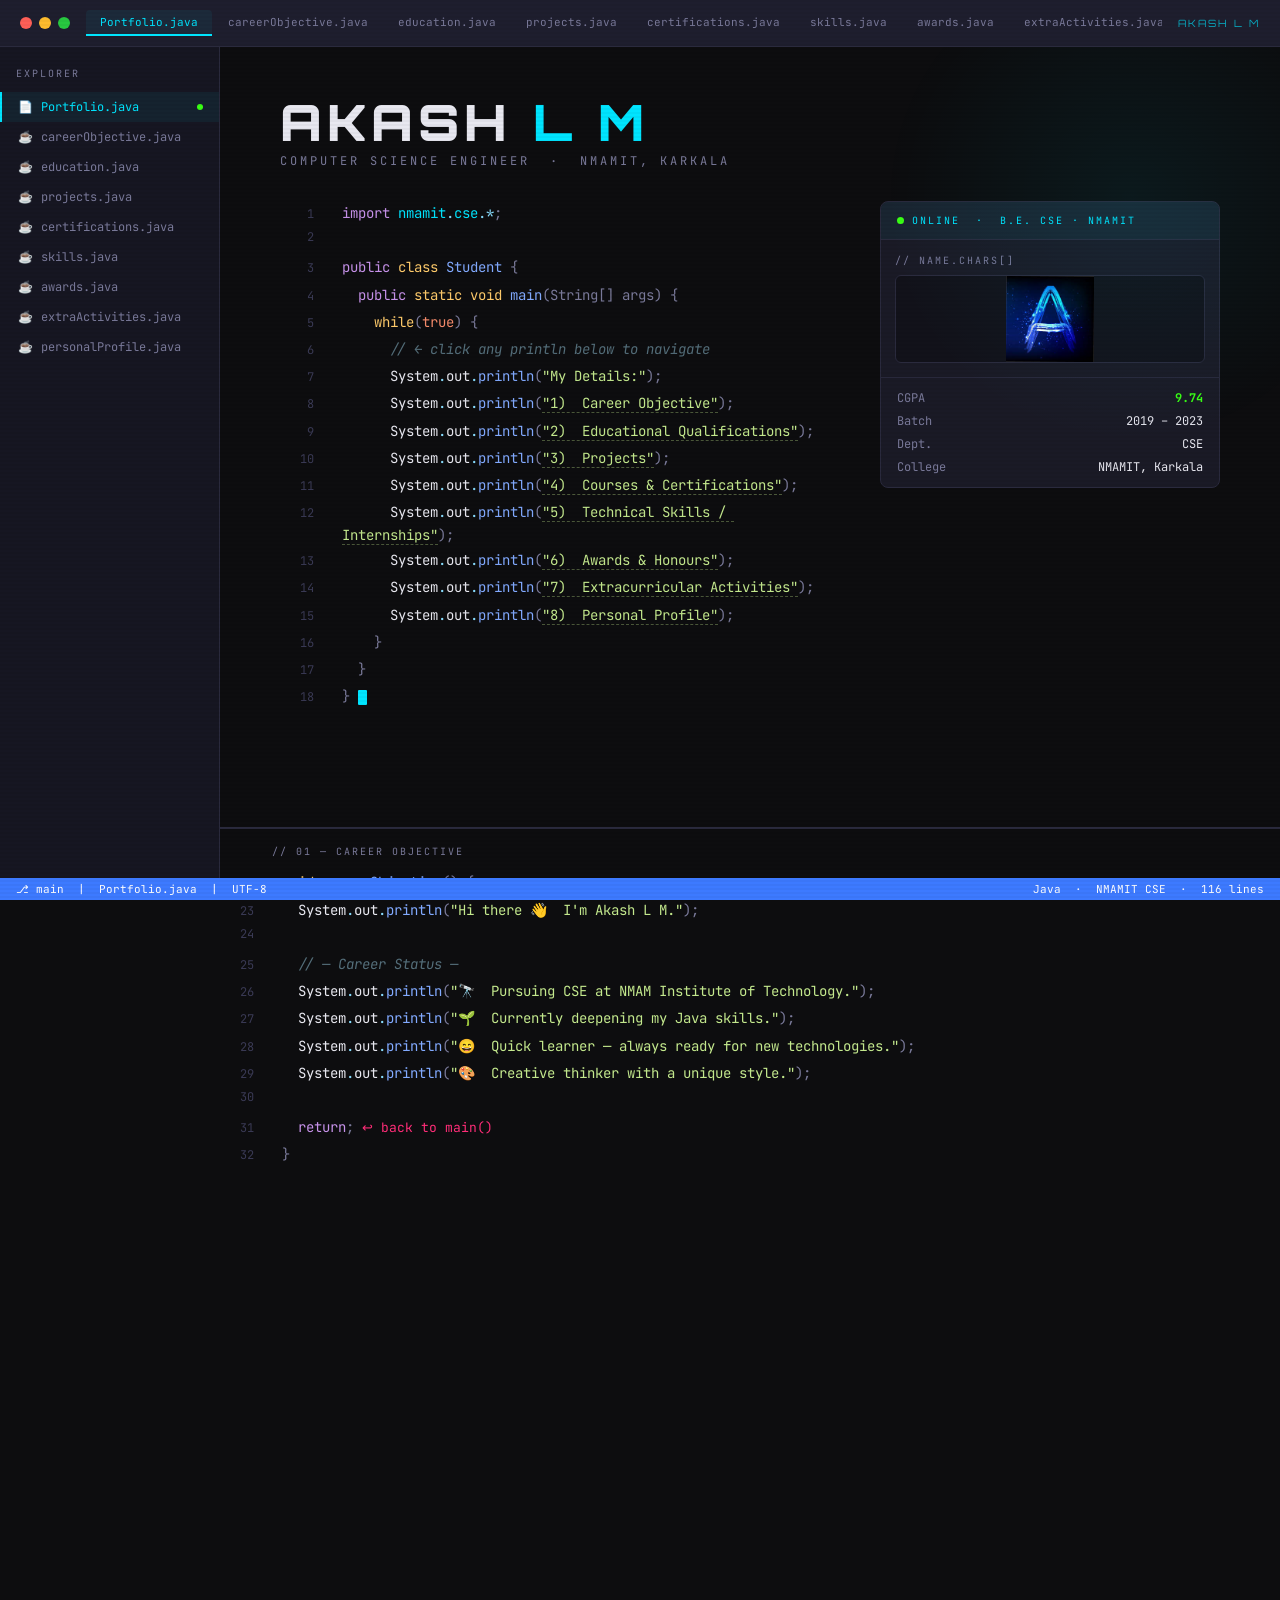
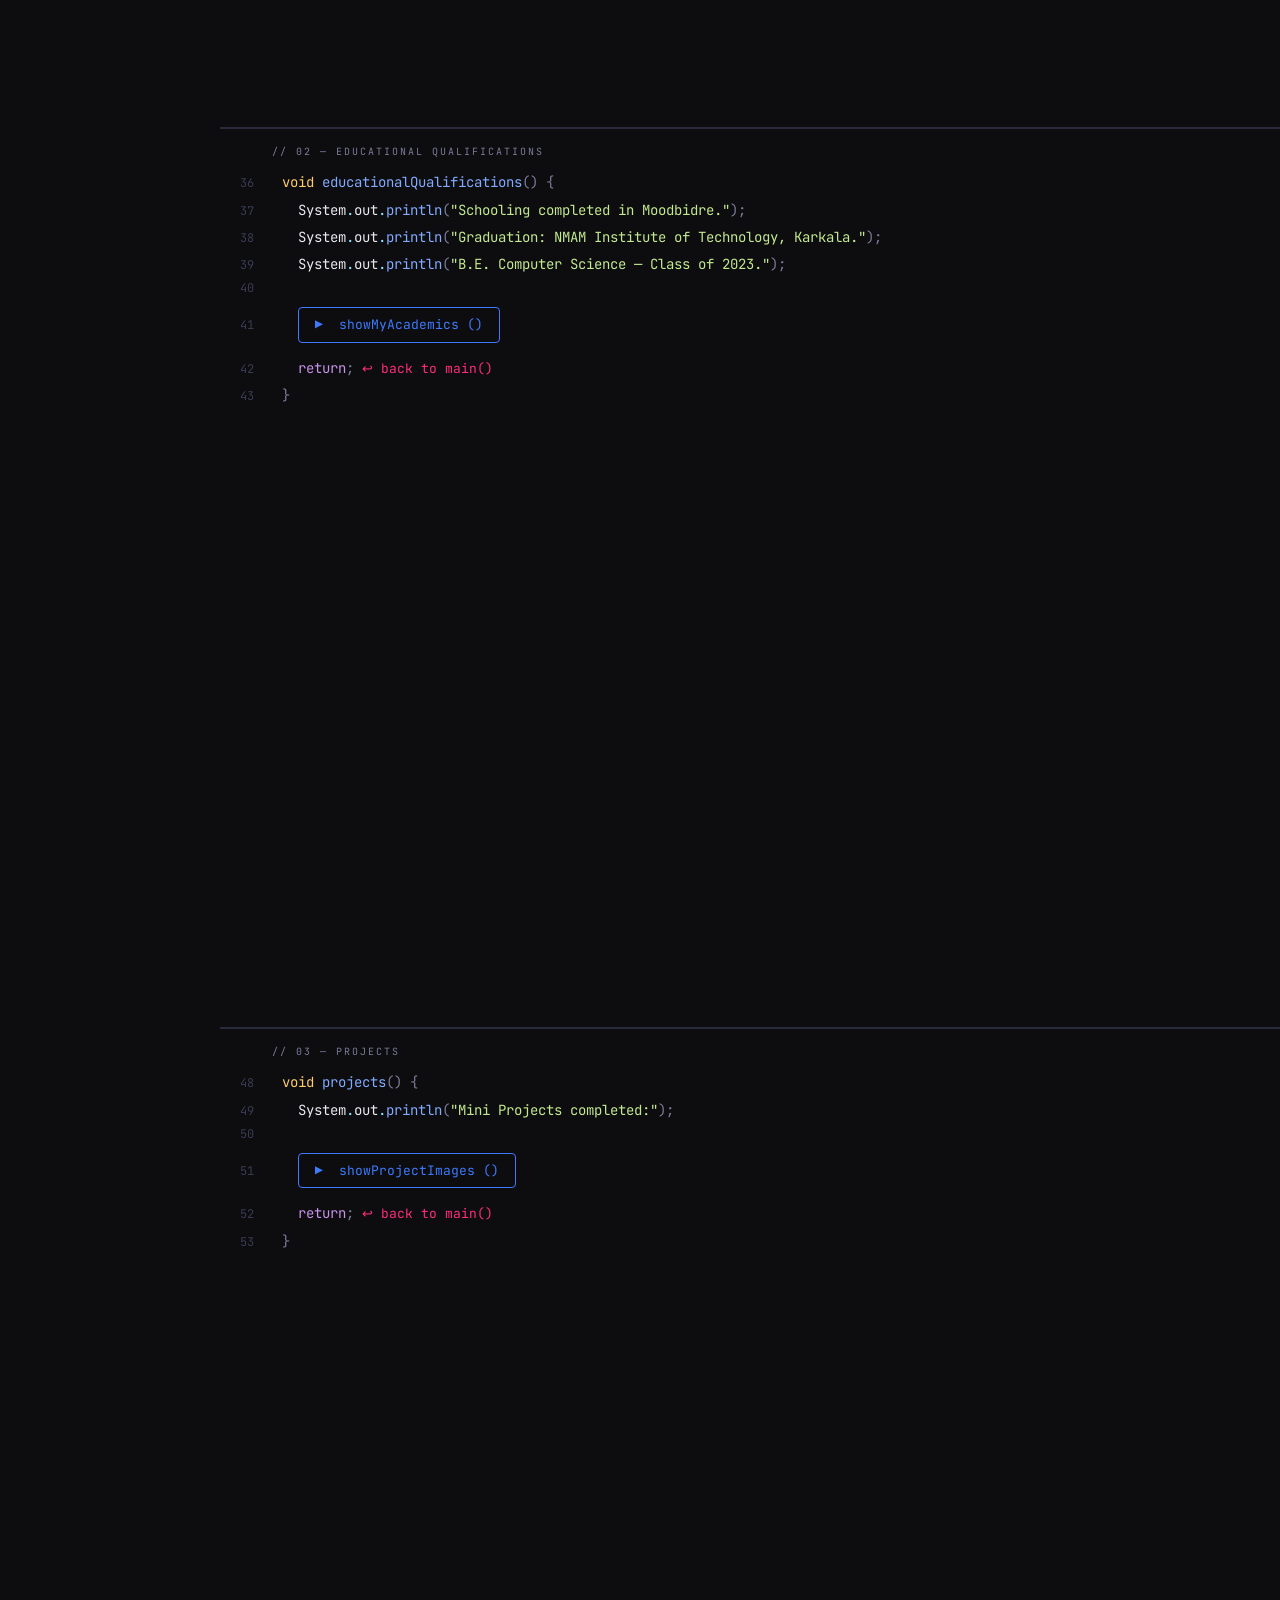
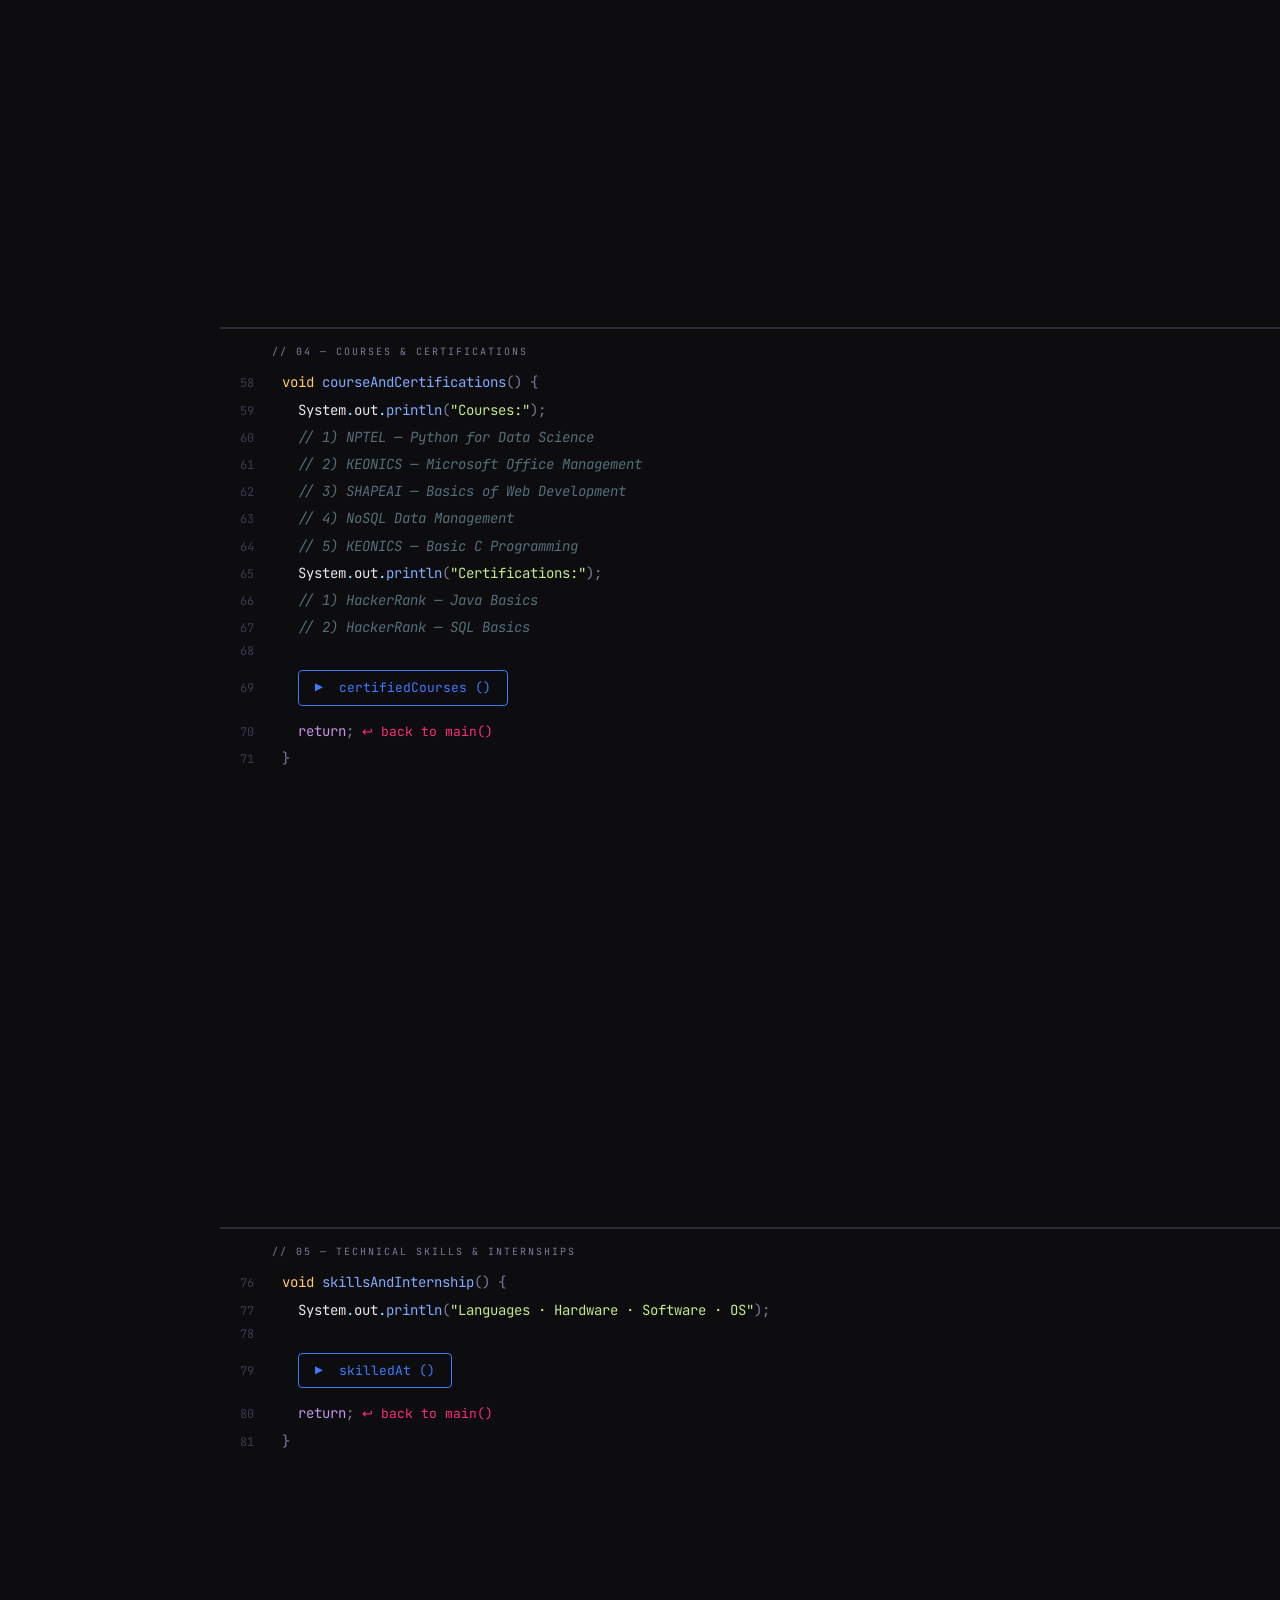
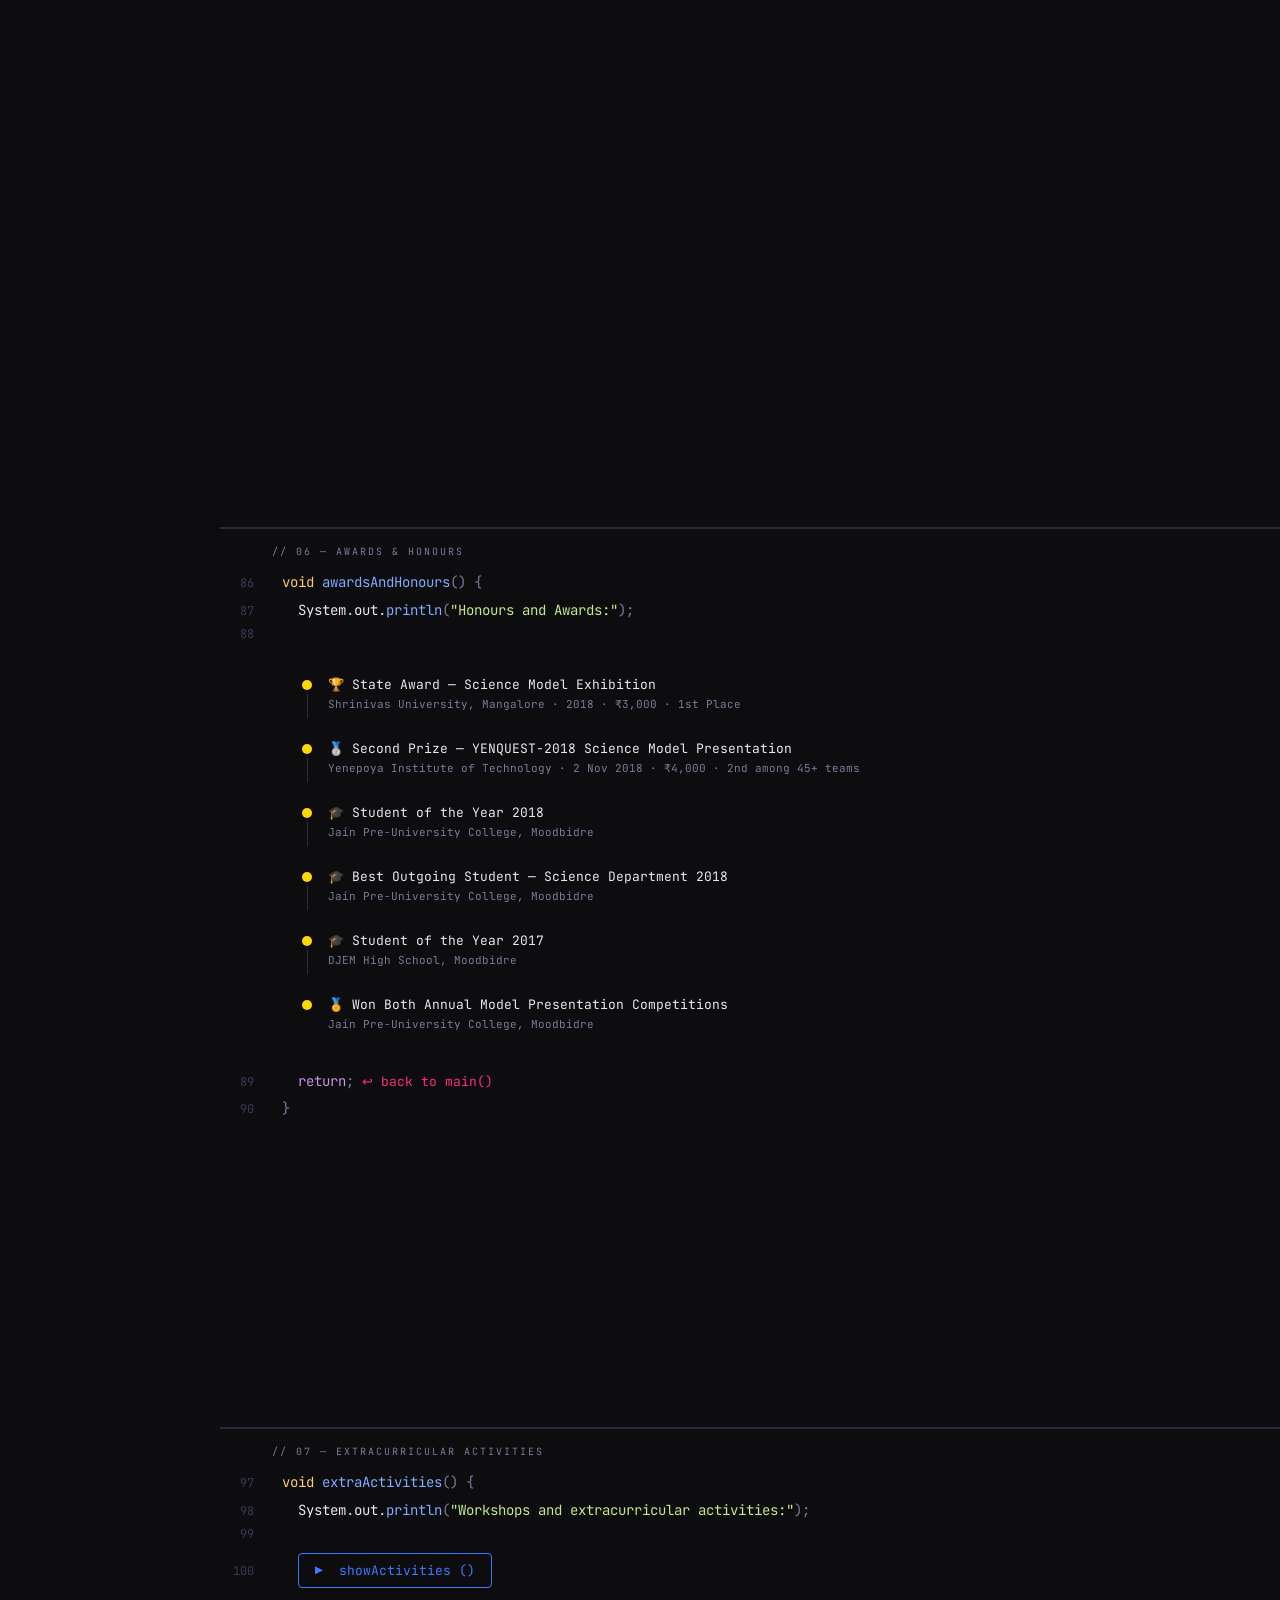
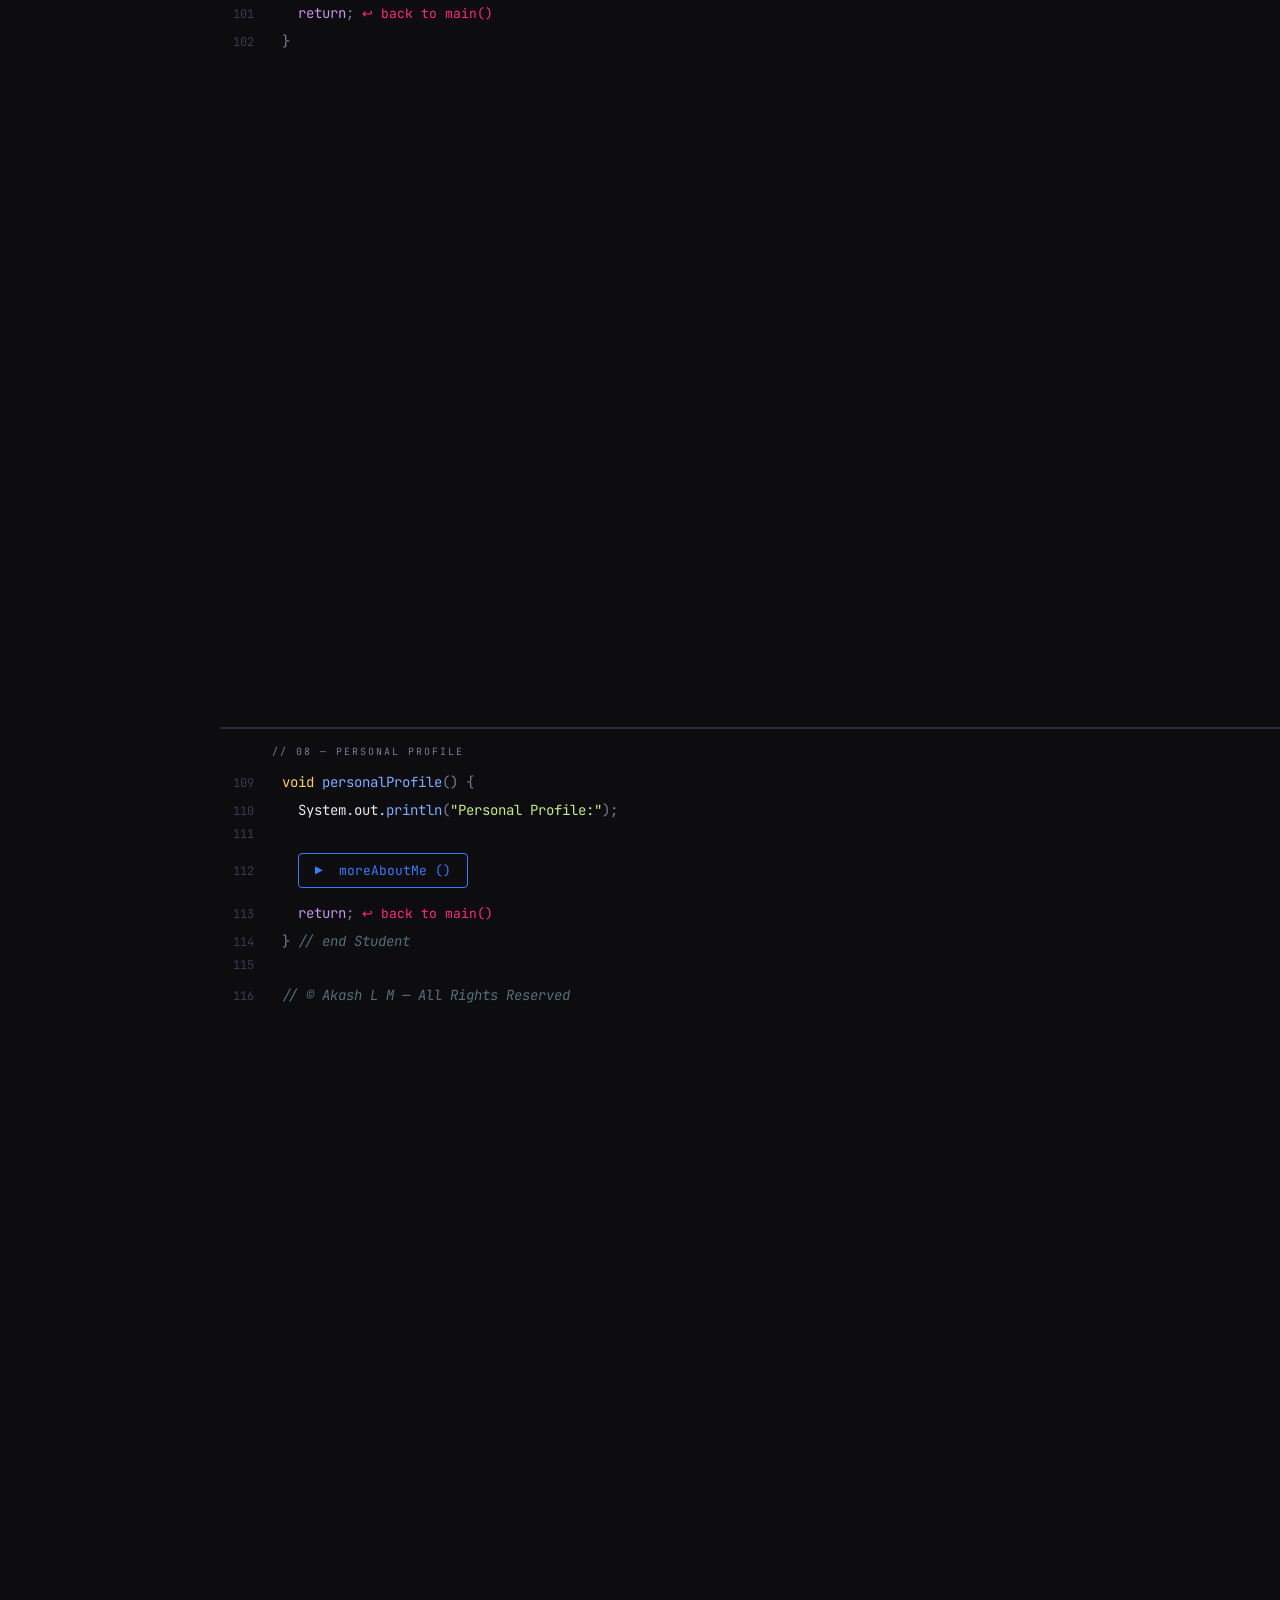
<file: index.html>
<!DOCTYPE html>
<html lang="en">
<head>
  <meta charset="UTF-8">
  <meta http-equiv="X-UA-Compatible" content="IE=edge">
  <meta name="viewport" content="width=device-width, initial-scale=1.0">
  <title>Akash L M | Portfolio</title>
  <link rel="preconnect" href="https://fonts.googleapis.com">
  <link rel="preconnect" href="https://fonts.gstatic.com" crossorigin>
  <link href="https://fonts.googleapis.com/css2?family=JetBrains+Mono:ital,wght@0,300;0,400;0,600;0,700;1,300&family=Orbitron:wght@700;900&display=swap" rel="stylesheet">
  <link rel="stylesheet" href="https://cdnjs.cloudflare.com/ajax/libs/font-awesome/6.4.0/css/all.min.css">

  <link rel="stylesheet" href="assets/css/base.css">
  <link rel="stylesheet" href="assets/css/layout.css">
  <link rel="stylesheet" href="assets/css/components.css">
  <link rel="stylesheet" href="assets/css/sections.css">
  <link rel="stylesheet" href="assets/css/responsive.css">
</head>
<body>

<!-- BOOT -->
<div class="boot-overlay" id="bootOverlay">
  <div class="boot-name">AKASH L M</div>
  <div class="boot-bar"><div class="boot-fill"></div></div>
  <div class="boot-status">Initialising portfolio.java ...</div>
</div>

<!-- EDITOR BAR -->
<div class="editor-bar">
  <div class="editor-dots"><span class="dot-red"></span><span class="dot-yellow"></span><span class="dot-green"></span></div>
  <div class="editor-tabs">
    <div class="tab active"  data-nav="home">Portfolio.java</div>
    <div class="tab" data-nav="Career">careerObjective.java</div>
    <div class="tab" data-nav="education">education.java</div>
    <div class="tab" data-nav="projects">projects.java</div>
    <div class="tab" data-nav="certifications">certifications.java</div>
    <div class="tab" data-nav="skills">skills.java</div>
    <div class="tab" data-nav="awards">awards.java</div>
    <div class="tab" data-nav="extra">extraActivities.java</div>
    <div class="tab" data-nav="personal">personalProfile.java</div>
  </div>
  <div class="editor-name">AKASH L M</div>
</div>

<!-- IDE -->
<div class="ide">

  <!-- SIDEBAR -->
  <aside class="sidebar">
    <div class="sidebar-title">Explorer</div>
    <div class="file-item active"  data-nav="home">         <span>📄</span> Portfolio.java          <span class="fdot"></span></div>
    <div class="file-item"         data-nav="Career">       <span>☕</span> careerObjective.java    <span class="fdot"></span></div>
    <div class="file-item"         data-nav="education">    <span>☕</span> education.java          <span class="fdot"></span></div>
    <div class="file-item"         data-nav="projects">     <span>☕</span> projects.java           <span class="fdot"></span></div>
    <div class="file-item"         data-nav="certifications"><span>☕</span> certifications.java     <span class="fdot"></span></div>
    <div class="file-item"         data-nav="skills">       <span>☕</span> skills.java             <span class="fdot"></span></div>
    <div class="file-item"         data-nav="awards">       <span>☕</span> awards.java             <span class="fdot"></span></div>
    <div class="file-item"         data-nav="extra">        <span>☕</span> extraActivities.java    <span class="fdot"></span></div>
    <div class="file-item"         data-nav="personal">     <span>☕</span> personalProfile.java    <span class="fdot"></span></div>
  </aside>

  <main class="code-area" id="app" aria-live="polite"></main>
</div>

<!-- STATUS BAR -->
<div class="status-bar">
  <span>⎇ main &nbsp;|&nbsp; Portfolio.java &nbsp;|&nbsp; UTF-8</span>
  <span>Java &nbsp;·&nbsp; NMAMIT CSE &nbsp;·&nbsp; 116 lines</span>
</div>

<script defer src="assets/js/config.js"></script>
<script defer src="assets/js/section-loader.js"></script>
<script defer src="assets/js/boot.js"></script>
<script defer src="assets/js/navigation.js"></script>
<script defer src="assets/js/panels.js"></script>
<script defer src="assets/js/carousel.js"></script>
<script defer src="assets/js/app.js"></script>


</body>
</html>
</file>
<file: assets/css/base.css>
:root {
      --bg:          #0d0d0f;
      --bg-panel:    #12121a;
      --bg-card:     #1a1a26;
      --border:      #2a2a3d;
      --accent-cyan: #00e5ff;
      --accent-green:#39ff14;
      --accent-pink: #ff2d78;
      --accent-gold: #ffd700;
      --accent-blue: #3d7aff;
      --text-white:  #e8e8f0;
      --text-dim:    #7a7a9a;
      --keyword:     #c792ea;
      --type:        #ffcb6b;
      --method:      #82aaff;
      --string:      #c3e88d;
      --comment:     #546e7a;
      --line-num:    #3a3a55;
      --gutter-w:    52px;
      --mono:        'JetBrains Mono', monospace;
      --display:     'Orbitron', sans-serif;
    }
    *, *::before, *::after { margin:0; padding:0; box-sizing:border-box; }
    html { scroll-behavior:smooth; }
    body { background:var(--bg); color:var(--text-white); font-family:var(--mono); overflow-x:hidden; }
    ::-webkit-scrollbar { width:6px; }
    ::-webkit-scrollbar-track { background:var(--bg); }
    ::-webkit-scrollbar-thumb { background:var(--accent-blue); border-radius:3px; }
    a { color:inherit; text-decoration:none; }
    button { font:inherit; }
    button:focus-visible, [data-nav]:focus-visible, a:focus-visible {
      outline:2px solid var(--accent-cyan);
      outline-offset:3px;
    }
    body::before {
      content:''; position:fixed; inset:0; pointer-events:none; z-index:9999;
      background:repeating-linear-gradient(0deg,transparent,transparent 2px,rgba(0,0,0,0.03) 2px,rgba(0,0,0,0.03) 4px);
    }

/* ── BOOT ── */
    .boot-overlay {
      position:fixed; inset:0; background:var(--bg); z-index:10000;
      display:flex; flex-direction:column; align-items:center; justify-content:center; gap:20px;
      transition:opacity .6s ease;
    }
    .boot-overlay.done { opacity:0; pointer-events:none; }
    .boot-name { font-family:var(--display); font-size:clamp(28px,6vw,52px); font-weight:900; color:var(--accent-cyan); letter-spacing:6px; }
    .boot-bar  { width:280px; height:3px; background:var(--border); border-radius:2px; overflow:hidden; }
    .boot-fill { height:100%; background:linear-gradient(90deg,var(--accent-cyan),var(--accent-pink)); width:0; animation:bootLoad 1.8s ease forwards; }
    @keyframes bootLoad { to { width:100%; } }

    .load-error {
      margin:40px;
      padding:20px;
      border:1px solid var(--accent-pink);
      border-radius:8px;
      color:var(--accent-pink);
    }

    @media (prefers-reduced-motion: reduce) {
      *, *::before, *::after {
        scroll-behavior:auto !important;
        animation-duration:.01ms !important;
        animation-iteration-count:1 !important;
        transition-duration:.01ms !important;
      }
    }
    .boot-status { font-size:11px; color:var(--text-dim); letter-spacing:2px; }
</file>
<file: assets/css/layout.css>
/* ── EDITOR BAR ── */
    .editor-bar {
      position:sticky; top:0; z-index:100; background:#1e1e2e;
      border-bottom:1px solid var(--border); display:flex; align-items:center;
      gap:16px; padding:10px 20px; backdrop-filter:blur(8px);
    }
    .editor-dots { display:flex; gap:7px; }
    .editor-dots span { width:12px; height:12px; border-radius:50%; }
    .dot-red    { background:#ff5f57; }
    .dot-yellow { background:#febc2e; }
    .dot-green  { background:#28c840; }
    .editor-tabs { display:flex; gap:2px; flex:1; overflow-x:auto; scrollbar-width:none; }
    .editor-tabs::-webkit-scrollbar { display:none; }
    .tab {
      padding:5px 14px; font-size:11px; font-family:var(--mono);
      border-radius:4px 4px 0 0; color:var(--text-dim); cursor:pointer;
      white-space:nowrap; border-bottom:2px solid transparent; transition:all .2s;
    }
    .tab:hover  { color:var(--text-white); background:rgba(255,255,255,.04); }
    .tab.active { color:var(--accent-cyan); border-bottom-color:var(--accent-cyan); background:rgba(0,229,255,.06); }
    .editor-name { font-family:var(--display); font-size:10px; color:var(--accent-cyan); letter-spacing:2px; opacity:.7; }

/* ── IDE LAYOUT ── */
    .ide { display:flex; min-height:100vh; }
    .sidebar {
      width:220px; min-width:220px; background:#161622;
      border-right:1px solid var(--border); padding:20px 0;
      position:sticky; top:47px; height:calc(100vh - 47px); overflow-y:auto;
    }
    .sidebar-title { font-size:10px; letter-spacing:2px; color:var(--text-dim); padding:0 16px 12px; text-transform:uppercase; }
    .file-item {
      display:flex; align-items:center; gap:8px; padding:7px 16px;
      font-size:12px; color:var(--text-dim); cursor:pointer;
      border-left:2px solid transparent; transition:all .2s;
    }
    .file-item:hover  { color:var(--text-white); background:rgba(255,255,255,.04); }
    .file-item.active { color:var(--accent-cyan); border-left-color:var(--accent-cyan); background:rgba(0,229,255,.06); }
    .file-item .fdot  { width:6px; height:6px; border-radius:50%; background:var(--accent-green); margin-left:auto; opacity:0; transition:opacity .2s; }
    .file-item.active .fdot { opacity:1; }
    .code-area { flex:1; overflow-y:auto; }

/* ── SECTIONS ── */
    .code-block { min-height:100vh; padding:0 0 80px; border-bottom:1px solid var(--border); }
    .section-label {
      font-size:10px; letter-spacing:2px; text-transform:uppercase;
      color:var(--text-dim); padding:16px 20px 8px var(--gutter-w);
      border-top:1px solid var(--border); margin-bottom:4px;
    }

/* ── STATUS BAR ── */
    .status-bar { position:fixed; bottom:0; left:0; right:0; background:var(--accent-blue); color:#fff; font-family:var(--mono); font-size:11px; padding:4px 16px; display:flex; justify-content:space-between; align-items:center; z-index:200; }
</file>
<file: assets/css/components.css>
/* ── LINES & GUTTER ── */
    .line { display:flex; align-items:baseline; min-height:1.7em; padding:1px 0; }
    .line:hover { background:rgba(255,255,255,.02); }
    .ln {
      width:var(--gutter-w); min-width:var(--gutter-w);
      text-align:right; padding-right:18px;
      color:var(--line-num); font-size:12px; user-select:none;
      flex-shrink:0; transition:color .2s;
    }
    .line:hover .ln { color:var(--text-dim); }
    .code { flex:1; padding:0 24px 0 10px; font-size:14px; line-height:1.65; white-space:pre-wrap; word-break:break-word; }

/* ── SYNTAX ── */
    .kw  { color:var(--keyword); }
    .tp  { color:var(--type); }
    .fn  { color:var(--method); }
    .str { color:var(--string); }
    .cm  { color:var(--comment); font-style:italic; }
    .nb  { color:#f78c6c; }
    .cl  { color:var(--accent-cyan); }
    .op  { color:#89ddff; }
    .pun { color:var(--text-dim); }

/* ── CLICKABLE NAV LINES ── */
    .nav-line { cursor:pointer; position:relative; transition:background .15s; }
    .nav-line:hover { background:rgba(0,229,255,.055); }
    .nav-line:hover .ln { color:var(--accent-cyan); }
    .nav-str {
      color:var(--string);
      border-bottom:1px dashed rgba(195,232,141,.35);
      transition:color .2s, border-color .2s;
    }
    .nav-line:hover .nav-str { color:var(--accent-cyan); border-bottom-color:var(--accent-cyan); }
    .nav-line::after {
      content:'→ navigate';
      position:absolute; right:20px; top:50%; transform:translateY(-50%);
      font-size:10px; color:var(--accent-cyan); opacity:0;
      transition:opacity .2s; pointer-events:none; letter-spacing:1px;
    }
    .nav-line:hover::after { opacity:.65; }

/* ── CAROUSEL (sections) ── */
    .carousel-container { background:var(--bg-panel); border-radius:8px; border:1px solid var(--border); overflow:hidden; }
    .carousel-label {
      font-size:10px; letter-spacing:2px; text-transform:uppercase;
      color:var(--text-dim); padding:10px 14px 8px;
      border-bottom:1px solid var(--border);
      display:flex; align-items:center; gap:8px;
    }
    .carousel-label span { color:var(--accent-cyan); }
    .carousel-counter  { margin-left:auto; color:var(--text-dim); font-size:10px; }
    .carousel-viewport { position:relative; overflow:hidden; }
    .carousel-track-new{ display:flex; transition:transform .5s cubic-bezier(.4,0,.2,1); }
    .carousel-slide    { min-width:100%; position:relative; }
    .carousel-slide img {
  width: 100%;
  height: 260px;
  object-fit: contain;
  object-position: center;
  display: block;
  margin: 0 auto;
}
.carousel-caption  {
      position:absolute; bottom:0; left:0; right:0;
      background:linear-gradient(transparent,rgba(0,0,0,.82));
      color:#fff; font-size:12px; padding:28px 14px 10px;
      font-family:var(--mono); letter-spacing:.4px;
    }
    .carousel-btn {
      position:absolute; top:50%; transform:translateY(-50%);
      width:38px; height:38px; border-radius:50%;
      background:rgba(0,0,0,.55); border:1px solid var(--border);
      color:#fff; font-size:16px; cursor:pointer;
      display:flex; align-items:center; justify-content:center;
      transition:all .2s; z-index:5; backdrop-filter:blur(4px);
    }
    .carousel-btn:hover { background:var(--accent-cyan); border-color:var(--accent-cyan); color:#000; }
    .carousel-btn.prev  { left:10px; }
    .carousel-btn.next  { right:10px; }
    .carousel-dots { display:flex; justify-content:center; gap:6px; padding:10px 0 6px; }
    .carousel-dot  { width:6px; height:6px; border-radius:50%; background:var(--border); cursor:pointer; transition:all .25s; }
    button.carousel-dot { border:0; padding:0; }
    .carousel-dot.active { background:var(--accent-cyan); width:20px; border-radius:3px; }
    .carousel-thumbs { display:flex; gap:6px; padding:10px 12px; overflow-x:auto; scrollbar-width:none; border-top:1px solid var(--border); }
    .carousel-thumbs::-webkit-scrollbar { display:none; }
    .carousel-thumb { min-width:58px; height:42px; border-radius:4px; overflow:hidden; border:2px solid transparent; cursor:pointer; transition:border-color .2s; flex-shrink:0; }
    button.carousel-thumb { padding:0; background:transparent; }
    .carousel-thumb img { width:100%; height:100%; object-fit:cover; }
    .carousel-thumb.active { border-color:var(--accent-cyan); }

/* ── TOGGLE PANELS ── */
    .toggle-btn {
      display:inline-flex; align-items:center; gap:8px;
      background:transparent; border:1px solid var(--accent-blue);
      color:var(--accent-blue); font-family:var(--mono); font-size:13px;
      padding:6px 16px; border-radius:4px; cursor:pointer; transition:all .2s;
    }
    .toggle-btn:hover { background:rgba(61,122,255,.12); color:#fff; border-color:#fff; }
    .toggle-btn .arrow { transition:transform .3s; display:inline-block; }
    .toggle-btn.open .arrow { transform:rotate(90deg); }
    body.modal-open { overflow:hidden; }
    .panel.terminal-modal {
      position:fixed; inset:0; z-index:1000;
      display:grid; place-items:center;
      max-height:none; padding:24px;
      background:rgba(3,4,9,.78);
      backdrop-filter:blur(7px);
      opacity:0; visibility:hidden; pointer-events:none;
      transition:opacity .25s ease, visibility .25s ease;
    }
    .panel.terminal-modal.open {
      max-height:none; margin:0;
      opacity:1; visibility:visible; pointer-events:auto;
    }
    .terminal-window {
      width:min(1040px,96vw); max-height:min(86vh,820px);
      display:flex; flex-direction:column; padding:0;
      overflow:hidden; border:1px solid #3b4157; border-radius:10px;
      background:#0b0e14;
      box-shadow:0 28px 90px rgba(0,0,0,.7), 0 0 32px rgba(0,229,255,.08);
      transform:translateY(18px) scale(.98);
      transition:transform .25s cubic-bezier(.2,.8,.2,1);
    }
    .panel.terminal-modal.open .terminal-window { transform:translateY(0) scale(1); }
    .terminal-titlebar {
      min-height:44px; padding:0 12px;
      display:grid; grid-template-columns:90px 1fr 90px; align-items:center;
      background:linear-gradient(180deg,#252a36,#191d27);
      border-bottom:1px solid #343a4b;
    }
    .terminal-lights { display:flex; gap:8px; }
    .terminal-light { width:12px; height:12px; border-radius:50%; box-shadow:inset 0 -1px 2px rgba(0,0,0,.35); }
    .terminal-light-red { background:#ff5f57; }
    .terminal-light-yellow { background:#febc2e; }
    .terminal-light-green { background:#28c840; }
    .terminal-title {
      overflow:hidden; color:#aeb6cb; font-size:11px;
      text-align:center; text-overflow:ellipsis; white-space:nowrap;
    }
    .terminal-prompt { color:var(--accent-green); }
    .terminal-close {
      justify-self:end; width:30px; height:30px;
      border:1px solid transparent; border-radius:5px;
      background:transparent; color:#9ba3b8; font-size:22px;
      line-height:1; cursor:pointer; transition:all .2s;
    }
    .terminal-close:hover { color:#fff; border-color:#50586f; background:#303645; }
    .panel-inner {
      flex:1; min-height:0; overflow:auto;
      background:#0b0e14; border:0; border-radius:0;
    }
    .panel-inner::before {
      content:'> command executed successfully';
      display:block; padding:12px 16px 5px;
      color:var(--accent-green); font-size:11px;
    }

    @media (max-width:600px) {
      .panel.terminal-modal { padding:10px; }
      .terminal-window { width:100%; max-height:92vh; }
      .terminal-titlebar { grid-template-columns:70px 1fr 40px; }
      .terminal-title { text-align:left; }
      .panel-inner { overflow-x:auto; }
    }

/* ── RETURN BTN ── */
    .return-btn { display:inline-flex; align-items:center; gap:6px; color:var(--accent-pink); font-family:var(--mono); font-size:13px; cursor:pointer; border:none; background:none; padding:0; transition:opacity .2s; }
    .return-btn:hover { opacity:.7; }

/* ── CURSOR ── */
    .cursor { display:inline-block; width:9px; height:15px; background:var(--accent-cyan); vertical-align:middle; animation:blink 1s step-end infinite; border-radius:1px; }
    @keyframes blink { 0%,100%{opacity:1;} 50%{opacity:0;} }
</file>
<file: assets/css/sections.css>
/* ── HERO ── */
    .hero { padding:50px 60px 36px; position:relative; overflow:hidden; }
    .hero::before {
      content:''; position:absolute; top:-100px; right:-100px;
      width:500px; height:500px;
      background:radial-gradient(circle,rgba(0,229,255,.06) 0%,transparent 70%);
      pointer-events:none;
    }
    .hero-name { font-family:var(--display); font-size:clamp(26px,4.5vw,50px); font-weight:900; letter-spacing:5px; color:var(--text-white); line-height:1; margin-bottom:6px; }
    .hero-name span { color:var(--accent-cyan); }
    .hero-sub  { font-size:12px; color:var(--text-dim); letter-spacing:3px; text-transform:uppercase; margin-bottom:32px; }
    .hero-grid { display:grid; grid-template-columns:1fr 340px; gap:40px; align-items:start; }

/* ── INFO CARD ── */
    .info-card { background:var(--bg-card); border:1px solid var(--border); border-radius:8px; overflow:hidden; }
    .info-card-header {
      padding:12px 16px; background:rgba(0,229,255,.05);
      border-bottom:1px solid var(--border); font-size:10px; letter-spacing:2px;
      color:var(--accent-cyan); text-transform:uppercase; display:flex; align-items:center; gap:8px;
    }
    .status-dot { width:7px; height:7px; border-radius:50%; background:var(--accent-green); animation:sPulse 2s infinite; }
    @keyframes sPulse { 0%,100%{box-shadow:0 0 0 0 rgba(57,255,20,.4);} 50%{box-shadow:0 0 0 5px rgba(57,255,20,0);} }
    .info-stats { padding:12px 16px; font-size:12px; color:var(--text-dim); border-top:1px solid var(--border); }
    .info-row   { display:flex; justify-content:space-between; margin-bottom:7px; }
    .info-row:last-child { margin-bottom:0; }
    .info-val   { color:var(--text-white); }
    .info-val.green { color:var(--accent-green); font-weight:700; }

/* ── NAME CAROUSEL (hero) ── */
.name-mini {
  padding: 14px;
}

.name-mini-label {
  margin-bottom: 8px;
  color: var(--text-dim);
  font-size: 10px;
  letter-spacing: 2px;
  text-transform: uppercase;
}

.name-carousel-wrap {
  height: 88px;
  overflow: hidden;
  border: 1px solid var(--border);
  border-radius: 6px;
  background: var(--bg-panel);
}

.name-carousel-track {
  display: flex;
  height: 100%;
  transition: transform 0.5s ease;
}

.name-carousel-slide {
  display: flex;
  min-width: 100%;
  height: 100%;
  align-items: center;
  justify-content: center;
}

.name-carousel-slide img {
  width: 100%;
  height: 100%;
  object-fit: contain;
  object-position: center;
  display: block;
}
/* ── PHOTO STRIP ── */
    .photo-strip { display:flex; gap:20px; flex-wrap:wrap; padding:24px 0 0 calc(var(--gutter-w) + 10px); }
    .photo-frame {
      position:relative; overflow:hidden; border-radius:8px;
      border:1px solid var(--border); transition:transform .3s, box-shadow .3s;
    }
    .photo-frame:hover { transform:scale(1.02); box-shadow:0 8px 30px rgba(0,229,255,.12); }
    .photo-frame img { display:block; width:220px; height:260px; object-fit:cover; }
    .photo-label {
      position:absolute; bottom:0; left:0; right:0;
      background:linear-gradient(transparent,rgba(0,0,0,.8));
      color:var(--text-dim); font-size:10px; letter-spacing:1px;
      padding:22px 10px 8px; text-align:center;
    }

/* ── TABLES ── */
    .edu-table { width:100%; border-collapse:collapse; }
    .edu-table th { background:rgba(0,229,255,.07); color:var(--accent-cyan); font-size:11px; letter-spacing:1px; padding:11px 16px; text-align:left; border-bottom:1px solid var(--border); }
    .edu-table td { padding:11px 16px; font-size:13px; border-bottom:1px solid var(--border); color:var(--text-white); }
    .edu-table tr:last-child td { border-bottom:none; }
    .edu-table tr:hover td { background:rgba(255,255,255,.025); }
    .grade-badge { display:inline-block; padding:2px 9px; border-radius:10px; font-size:11px; font-weight:600; background:rgba(57,255,20,.1); color:var(--accent-green); border:1px solid rgba(57,255,20,.3); }

/* ── PROJECTS GRID ── */
    .projects-grid { display:grid; grid-template-columns:repeat(auto-fill,minmax(185px,1fr)); gap:10px; padding:16px; }
    .proj-tag { background:var(--bg); border:1px solid var(--border); border-radius:6px; padding:10px 14px; font-size:12px; display:flex; align-items:center; gap:8px; transition:border-color .2s,transform .2s; }
    .proj-tag:hover { border-color:var(--accent-cyan); transform:translateY(-2px); }
    .proj-dot { width:6px; height:6px; border-radius:50%; background:var(--accent-green); flex-shrink:0; }
    .proj-tag.wip .proj-dot { background:var(--accent-gold); animation:wip 1.5s infinite; }
    @keyframes wip { 0%,100%{opacity:1;} 50%{opacity:.2;} }

/* ── SKILLS ── */
    .skills-wrap { display:flex; flex-wrap:wrap; gap:8px; padding:16px; }
    .skill-chip { background:var(--bg); border:1px solid var(--border); color:var(--text-white); font-family:var(--mono); font-size:12px; padding:5px 14px; border-radius:20px; transition:all .2s; }
    .skill-chip:hover { border-color:var(--accent-pink); color:var(--accent-pink); }
    .skill-cat { width:100%; border-radius:4px; padding:7px 14px; border-color:var(--accent-blue); color:var(--accent-blue); font-weight:600; font-size:11px; letter-spacing:1px; }

/* ── TIMELINE ── */
    .timeline { padding:16px 20px; }
    .t-item { display:flex; gap:16px; margin-bottom:22px; }
    .t-marker { display:flex; flex-direction:column; align-items:center; }
    .t-dot  { width:10px; height:10px; border-radius:50%; background:var(--accent-gold); flex-shrink:0; margin-top:4px; }
    .t-line { width:1px; flex:1; background:var(--border); margin-top:4px; min-height:24px; }
    .t-title{ font-size:13px; color:var(--text-white); margin-bottom:4px; }
    .t-meta { font-size:11px; color:var(--text-dim); }
    .t-item:last-child .t-line { display:none; }

/* ── PROFILE ── */
    .profile-list { padding:16px; }
    .profile-row { display:flex; gap:12px; padding:9px 0; border-bottom:1px solid var(--border); font-size:13px; }
    .profile-row:last-child { border-bottom:none; }
    .profile-key { color:var(--accent-cyan); min-width:160px; flex-shrink:0; }
    .profile-val { color:var(--text-white); }

/* ── SOCIAL ── */
    .social-row { display:flex; gap:12px; flex-wrap:wrap; padding:16px; border-top:1px solid var(--border); }
    .social-btn { display:inline-flex; align-items:center; gap:8px; padding:9px 18px; border-radius:6px; font-family:var(--mono); font-size:13px; font-weight:600; transition:all .25s; border:1px solid transparent; }
    .social-btn.gh { background:rgba(255,255,255,.07); border-color:var(--border); }
    .social-btn.gh:hover { background:#fff; color:#000; }
    .social-btn.li { background:rgba(0,119,181,.15); border-color:#007bb5; color:#4fc3f7; }
    .social-btn.li:hover { background:#007bb5; color:#fff; }


    /* Extra activities section alignment */
#extra.compact-section {
  min-height: auto;
  padding-bottom: 80px;
}

#extra .toggle-btn {
  margin: 0;
  vertical-align: middle;
}
</file>
<file: assets/css/responsive.css>
/* ── RESPONSIVE ── */
    @media (max-width:900px) { .sidebar { display:none; } .hero-grid { grid-template-columns:1fr; } }
    @media (max-width:600px) { .hero { padding:28px 16px; } .code { font-size:12px; } .ln { width:36px; min-width:36px; } }
</file>
